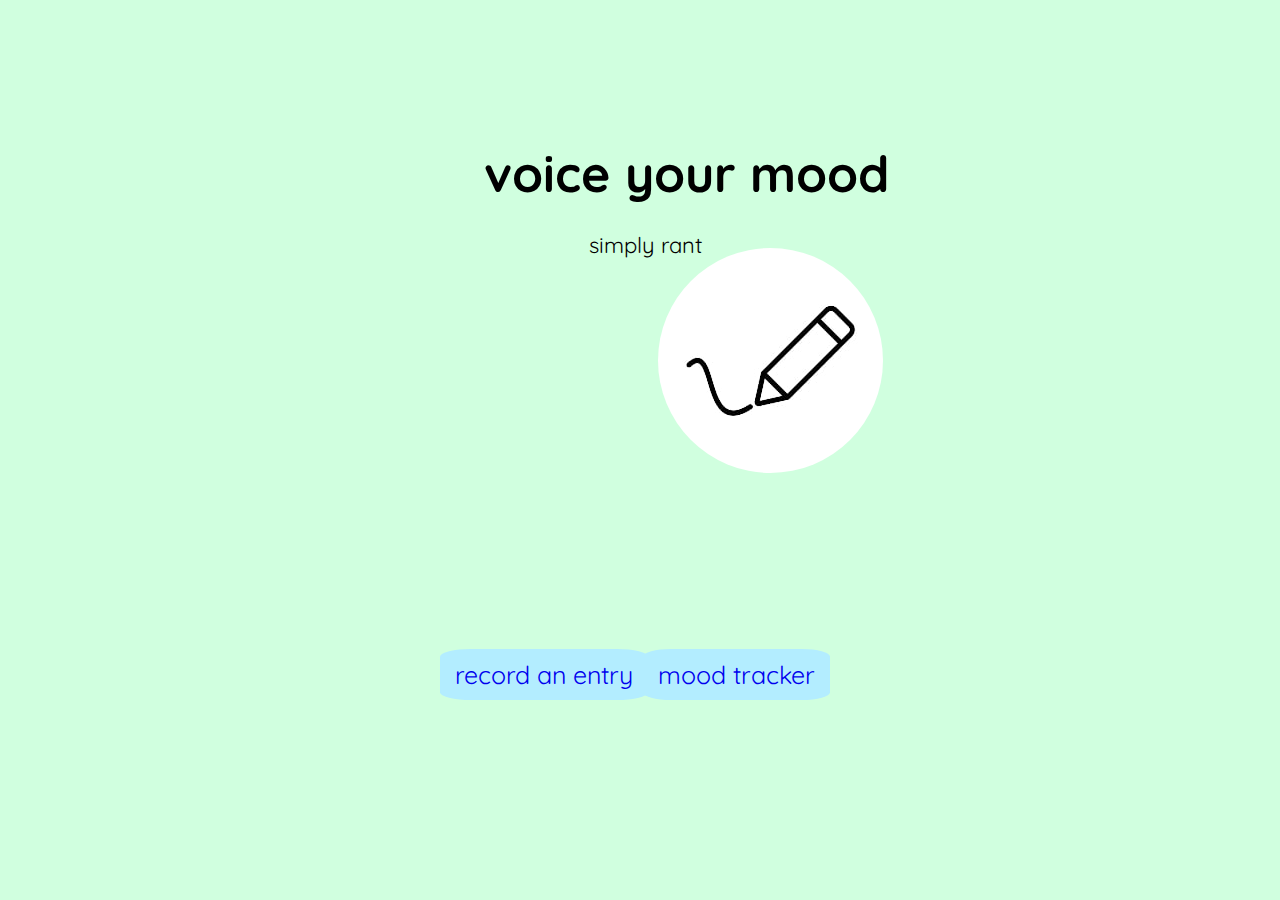
<file: index.html>
<!DOCTYPE html>
<html>
  <head>
    <meta charset="utf-8">
    <meta name="viewport" content="width=device-width">
    <link rel="preconnect" href="https://fonts.googleapis.com">
    <link rel="preconnect" href="https://fonts.gstatic.com" crossorigin><link href="https://fonts.googleapis.com/css2?family=Quicksand&display=swap" rel="stylesheet">

    <title>Voice Your Mood</title>

    <link href="graphics.css" rel="stylesheet" type="text/css" />
    
  </head>

  <body style="background-color: rgb(208, 255, 223);">
        <h1 id="intro-header"><b>voice your mood</b></h1>
		<img id="intro-img" src="journal.jpg" type="image">
        <p id="intro-intro">simply rant</p>
        <a href="record.html", id="record-button">record an entry</a>
        <a href="tracker.html", id="tracker-button" >mood tracker</a>
  </body>
</html>
</file>
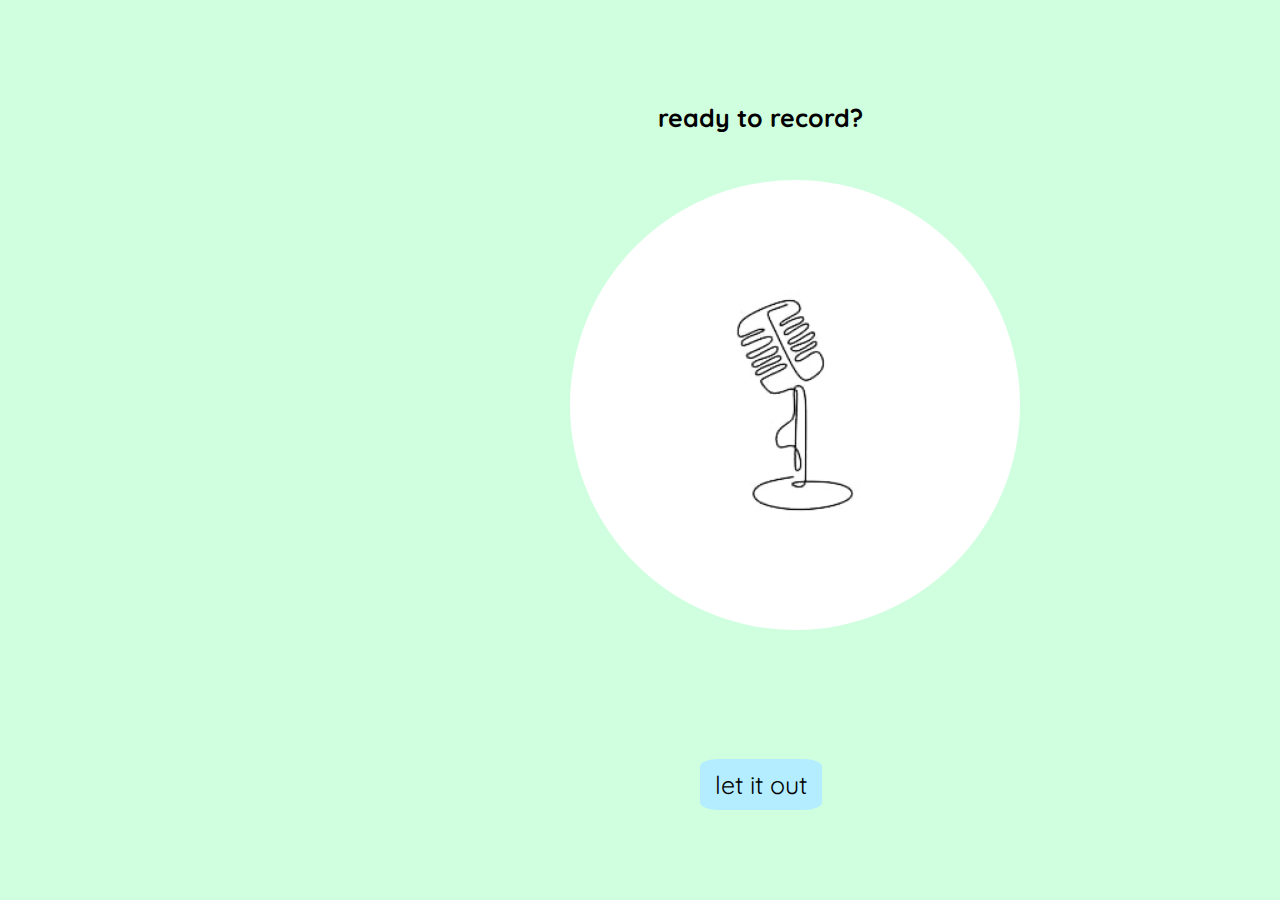
<file: record.html>
<html>
    <head>
      <meta charset="utf-8">
      <meta name="viewport" content="width=device-width">
      <link rel="preconnect" href="https://fonts.googleapis.com">
      <link rel="preconnect" href="https://fonts.gstatic.com" crossorigin><link href="https://fonts.googleapis.com/css2?family=Quicksand&display=swap" rel="stylesheet">
  
      <title>Record</title>
  
      <link href="graphics.css" rel="stylesheet" type="text/css" />
      
    </head>
<body style="background-color: rgb(208, 255, 223);">
        <img id="record-img" src="mp.jpg" type="image">
        <h1 id="record-header"><b>ready to record?</b></h1>
        <a id="recording-button">let it out</a>
</body>
</html>
</file>
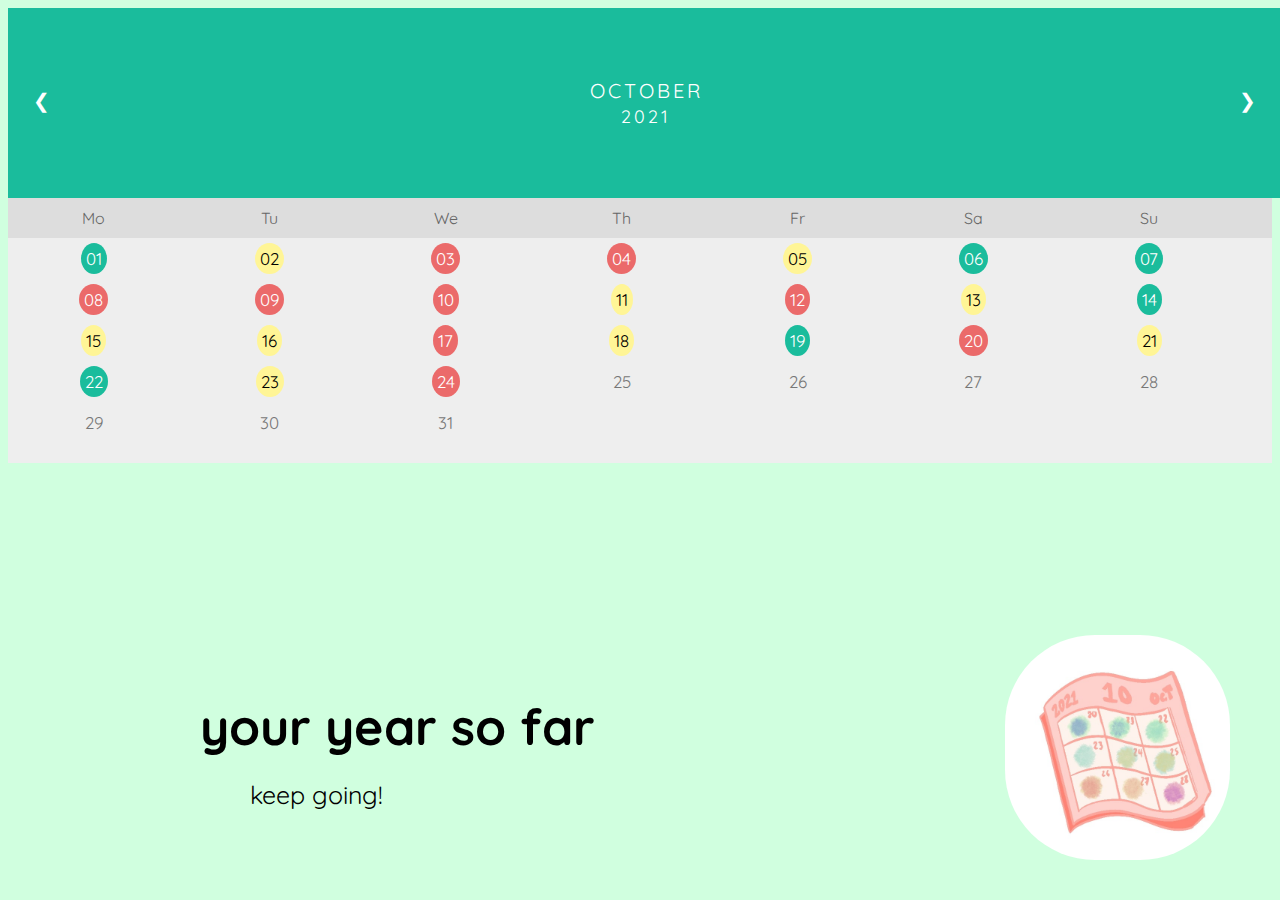
<file: tracker.html>
<html>
  <head>
    <meta charset="utf-8">
    <meta name="viewport" content="width=device-width">
    <link rel="preconnect" href="https://fonts.googleapis.com">
    <link rel="preconnect" href="https://fonts.gstatic.com" crossorigin><link href="https://fonts.googleapis.com/css2?family=Quicksand&display=swap" rel="stylesheet">

    <title>Record</title>

    <link href="graphics.css" rel="stylesheet" type="text/css" />
    
  </head>
<body style="background-color: rgb(208, 255, 223);">
  <img id="tracker-img" src="calendar.jpg" type="image">
  <h1 id="tracker-header"><b>your year so far</b></h1>
  <a id="tracker-text">keep going!</a>

  <div class="month">
    <ul>
      <li class="prev">&#10094;</li>
      <li class="next">&#10095;</li>
      <li>October<br><span style="font-size:18px">2021</span></li>
    </ul>
  </div>
  
  <ul class="weekdays">
    <li>Mo</li>
    <li>Tu</li>
    <li>We</li>
    <li>Th</li>
    <li>Fr</li>
    <li>Sa</li>
    <li>Su</li>
  </ul>
  
  <ul class="days">
    <li><span class="happy">01</span></li>
    <li><span class="med">02</span></li>
    <li><span class="bad">03</span></li>
    <li><span class="bad">04</span></li>
    <li><span class="med">05</span></li>
    <li><span class="happy">06</span></li>
    <li><span class="happy">07</span></li>
    <li><span class="bad">08</span></li>
    <li><span class="bad">09</span></li>    
    <li><span class="bad">10</span></li>
    <li><span class="med">11</span></li>
    <li><span class="bad">12</span></li>
    <li><span class="med">13</span></li>
    <li><span class="happy">14</span></li>
    <li><span class="med">15</span></li>
    <li><span class="med">16</span></li>
    <li><span class="bad">17</span></li>
    <li><span class="med">18</span></li>
    <li><span class="happy">19</span></li>
    <li><span class="bad">20</span></li>
    <li><span class="med">21</span></li>
    <li><span class="happy">22</span></li>
    <li><span class="med">23</span></li>
    <li><span class="bad">24</span></li>
    <li>25</li>
    <li>26</li>
    <li>27</li>
    <li>28</li>
    <li>29</li>
    <li>30</li>
    <li>31</li>
  </ul>
</body>
</html>
</file>
<file: graphics.css>
html * {
    font-family: 'Quicksand', sans-serif;
    scroll-behavior: smooth;  
  }
  
  #intro-header{
    position: absolute;
    top:12%;
    left:37.8%;
    text-align: center;
    font-family: Quicksand;
    font-style: normal;
    font-weight: normal;
    font-size: 50px;
    color: #000000;
  }

  #intro-intro{
    left:46%;
    top:24%;
    font-family: Quicksand;
    font-style: normal;
    font-weight: normal;
    position:absolute;
    font-size: 22px;
    line-height: 15px;
    color: #000000;
  }
  #intro-img{
    margin-left: 650px;
    height: 50%;
    margin-top: 240px;
    float: left;
    border-radius: 50%;
  }

  #record-button{
    font-family: Quicksand;
    padding-left:15px;
    padding-right:15px;
    padding-top:10px;
    padding-bottom:10px;
    left:440px;
    bottom: 200px;
    text-align: center;
    font-size: 25px;
    background-color: #b3edff;
    position: absolute;
    border-radius: 15%;
    text-decoration: none;
  }
  #tracker-button{
    font-family: Quicksand;
    padding-left:15px;
    padding-right:15px;
    padding-top:10px;
    padding-bottom:10px;
    right:450px;
    bottom: 200px;
    text-align: center;
    font-size: 25px;
    background-color: #b3edff;
    position: absolute;
    border-radius: 15%;
    text-decoration: none;
  }

  #record-img{
    left: 570px;
    height: 50%;
    top: 180px;
    position:absolute;
    border-radius: 50%;
  }
  
  #record-header{
    height: 50px;
    font-family: Quicksand;
    font-style: normal;
    font-weight: normal;
    margin-top: 100px;
    margin-left:650px;
    font-size: 25px;
    line-height: 20px;
    color: #000000;
    display: inline-block;
  }
  #recording-button {
    font-family: Quicksand;
    padding-left:15px;
    padding-right:15px;
    padding-top:10px;
    padding-bottom:10px;
    left:700px;
    bottom: 90px;
    text-align: center;
    font-size: 25px;
    background-color: #b3edff;
    position: absolute;
    border-radius: 15%;
    text-decoration: none;
  }
  
  #tracker-header{
    height: 50px;
    font-family: Quicksand;
    font-style: normal;
    font-weight: normal;
    bottom:100px;
    left:200px;
    position:absolute;
    font-size: 50px;
    line-height: 20px;
    color: #000000;
    display: inline-block;
  }
  #tracker-text {
    font-family: Quicksand;
    bottom:90px;
    left: 250px;
    font-size: 25px;
    position: absolute;
    font-style: normal;
    font-weight:normal;
    color: #000000;
    text-decoration: none;
  }
  #tracker-img{
    right: 50px;
    height: 25%;
    bottom: 40px;
    position:absolute;
    border-radius: 40%;
  }

ul {list-style-type: none;}
body {font-family: Verdana, sans-serif;}

.month {
  padding: 70px 25px;
  width: 97%;
  background: #1abc9c;
  text-align: center;
}

.month ul {
  margin: 0;
  padding: 0;
}

.month ul li {
  color: white;
  font-size: 20px;
  text-transform: uppercase;
  letter-spacing: 3px;
}

.month .prev {
  float: left;
  padding-top: 10px;
}

.month .next {
  float: right;
  padding-top: 10px;
}

.weekdays {
  margin: 0;
  width:100%;
  padding: 10px 0;
  background-color:#ddd;
}

.weekdays li {
  display: inline-block;
  width: 13.6%;
  color: #666;
  text-align: center;
}

.days {
  padding: 10px 0;
  background: #eee;
  margin: 0;
}

.days li {
  list-style-type: none;
  display: inline-block;
  width: 13.6%;
  text-align: center;
  margin-bottom: 20px;
  font-size:17px;
  color: #777;
}

.days li .happy {
  padding: 5px;
  background: #1abc9c;
  border-radius:50%;
  color: white !important
}
.days li .med {
  padding: 5px;
  background: #fff596;
  border-radius:50%;
  color: black !important
}
.days li .bad {
  padding: 5px;
  background: #eb6a6a;
  border-radius:50%;
  color: white !important
}
</file>
